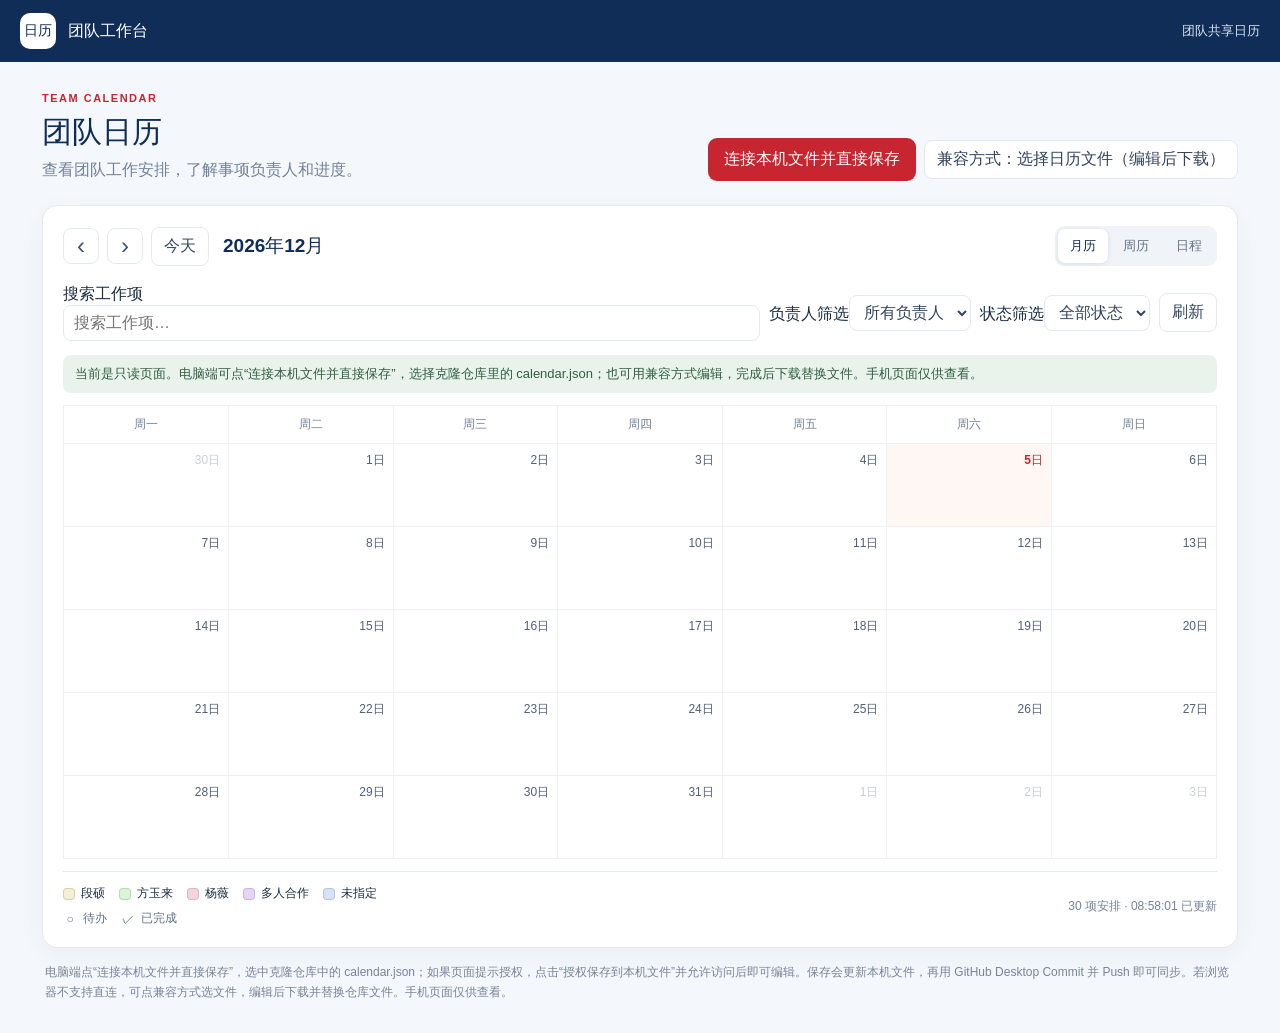
<file: index.html>
<!doctype html>
<html lang="zh-CN">
<head>
  <meta charset="utf-8"><meta name="viewport" content="width=device-width,initial-scale=1"><meta name="theme-color" content="#102d57">
  <meta name="description" content="团队工作安排日历"><title>团队日历</title>
  <link rel="stylesheet" href="./calendar.css"><script src="./fullcalendar.global.min.js" defer></script><script type="module" src="./calendar.js"></script>
</head>
<body>
  <header class="topbar"><div class="brand"><span class="brand-mark">日历</span><span>团队工作台</span></div><span class="read-only-label">团队共享日历</span></header>
  <main class="page">
    <section class="intro"><div><p class="eyebrow">TEAM CALENDAR</p><h1>团队日历</h1><p class="muted">查看团队工作安排，了解事项负责人和进度。</p></div><div class="editor-actions desktop-only"><button id="connectFile" class="primary" type="button" hidden>连接本机文件并直接保存</button><label id="fileInputLabel" class="quiet" for="calendarFileInput"><span id="fileInputLabelText">兼容方式：选择日历文件（编辑后下载）</span><input id="calendarFileInput" type="file" accept="application/json,.json" aria-label="选择克隆仓库中的 calendar.json"></label><button id="downloadFile" class="quiet" type="button" hidden>下载更新后的日历文件</button></div></section>
    <section class="calendar-panel">
      <div class="calendar-toolbar"><div class="date-navigation"><button id="prevButton" class="icon" aria-label="上一期">‹</button><button id="nextButton" class="icon" aria-label="下一期">›</button><button id="todayButton" class="quiet">今天</button><h2 id="calendarTitle"></h2></div><div id="views" class="segmented" aria-label="日历视图"><button data-view="dayGridMonth">月历</button><button data-view="dayGridWeek">周历</button><button data-view="listMonth">日程</button></div></div>
      <div class="filters"><label class="search-label"><span class="sr-only">搜索工作项</span><input id="search" type="search" placeholder="搜索工作项…" maxlength="200"></label><label><span class="sr-only">负责人筛选</span><select id="ownerFilter"><option value="">所有负责人</option></select></label><label><span class="sr-only">状态筛选</span><select id="statusFilter"><option value="">全部状态</option><option value="todo">待办</option><option value="done">已完成</option></select></label><button id="refreshButton" class="quiet" type="button">刷新</button></div>
      <div id="statusBanner" class="status-banner" role="status" hidden></div><div id="calendar" aria-label="团队共享日历"></div>
      <footer class="calendar-footer"><div class="calendar-legends"><div id="ownerLegend" class="legend" aria-label="执行人颜色图例"></div><div class="status-legend" aria-label="任务状态图例"><span><i class="task-status-icon is-todo" aria-hidden="true">○</i>待办</span><span><i class="task-status-icon is-done" aria-hidden="true">✓</i>已完成</span></div></div><span id="syncStatus" class="muted">正在读取日历</span></footer>
    </section>
    <p class="usage-note">电脑端点“连接本机文件并直接保存”，选中克隆仓库中的 calendar.json；如果页面提示授权，点击“授权保存到本机文件”并允许访问后即可编辑。保存会更新本机文件，再用 GitHub Desktop Commit 并 Push 即可同步。若浏览器不支持直连，可点兼容方式选文件，编辑后下载并替换仓库文件。手机页面仅供查看。</p>
  </main>
  <dialog id="eventDialog" class="drawer"><form id="eventForm"><div class="dialog-head"><div><p class="eyebrow">WORK ITEM</p><h2 id="eventHeading">工作项</h2></div><button id="closeEvent" class="icon" aria-label="关闭" type="button">×</button></div>
    <label>工作项标题<input id="eventTitle" required maxlength="200" placeholder="这项工作需要完成什么？"></label><div class="form-row"><label>开始日期<input id="eventStart" type="date" required></label><label>结束日期<input id="eventEnd" type="date" required></label></div><p class="field-note">结束日期包含当天，跨日事项会显示为连续横条。</p>
    <div class="form-row"><label>执行人<input id="eventOwner" maxlength="80" placeholder="多人用顿号分隔，如：方玉来、杨薇"></label><label>状态<select id="eventStatus"><option value="todo">待办</option><option value="done">已完成</option></select></label></div><label>备注<textarea id="eventBody" rows="4" maxlength="10000" placeholder="补充工作说明…"></textarea></label>
    <p id="eventError" class="error" role="alert"></p><div class="form-actions"><button id="deleteEvent" class="danger" type="button">删除工作项</button><button id="authorizeWriteInline" class="quiet" type="button" hidden>授权后重试保存</button><button id="saveEvent" class="primary" type="submit">保存到本机文件</button></div>
  </form></dialog>
  <dialog id="readDialog" class="drawer"><div class="dialog-head"><div><p class="eyebrow">WORK ITEM</p><h2 id="readTitle"></h2></div><button class="icon" data-close-read aria-label="关闭">×</button></div><p id="readDates" class="field-note"></p><p id="readOwner" class="field-note"></p><p id="readStatus" class="field-note"></p><p id="readBody" class="read-body"></p></dialog>
  <script>document.documentElement.classList.toggle('mobile-view',matchMedia('(max-width: 767px)').matches);</script>
</body></html>
</file>
<file: calendar.css>
:root{font-family:"Segoe UI","Microsoft YaHei",sans-serif;color:#1b2c43;background:#f4f7fb;font-synthesis:none;text-rendering:optimizeLegibility;--navy:#102d57;--red:#c72630;--muted:#738198;--line:#e4e9f0;}*{box-sizing:border-box}body{margin:0}.topbar{height:62px;padding:0 max(20px,calc((100vw - 1240px)/2));display:flex;align-items:center;justify-content:space-between;background:var(--navy);color:white}.brand{display:flex;align-items:center;gap:12px;font-weight:600}.brand-mark{display:inline-grid;place-items:center;width:36px;height:36px;border-radius:10px;background:#fff;color:var(--navy);font-size:14px;font-weight:800}.read-only-label{font-size:13px;color:#d7e1ef}.page{max-width:1240px;margin:30px auto;padding:0 22px}.intro{display:flex;justify-content:space-between;align-items:end;gap:20px;margin:10px 0 24px}.eyebrow{margin:0 0 8px;color:var(--red);font-size:11px;letter-spacing:1.5px;font-weight:750}.intro h1{margin:0 0 7px;color:var(--navy);font-size:30px}.muted,.field-note{color:var(--muted)}.intro .muted{margin:0}.primary,.quiet,.danger,.icon,select,input,textarea{font:inherit}.primary{border:0;border-radius:9px;background:var(--red);color:white;font-weight:650;padding:11px 16px;cursor:pointer}.primary:hover{background:#a91e27}.quiet{border:1px solid var(--line);border-radius:8px;background:white;color:#32445e;padding:8px 12px;cursor:pointer}.quiet:hover,.icon:hover{border-color:#afbed0;background:#f6f8fb}.icon{width:36px;height:36px;border:1px solid var(--line);border-radius:8px;background:white;color:#40536f;font-size:24px;line-height:1;cursor:pointer}.calendar-panel{border:1px solid var(--line);border-radius:15px;background:white;padding:20px;box-shadow:0 8px 28px #142c4a0b}.calendar-toolbar,.date-navigation,.filters,.calendar-footer,.legend,.form-row,.form-actions,.dialog-head{display:flex;align-items:center}.calendar-toolbar{justify-content:space-between;gap:15px;margin-bottom:18px}.date-navigation{gap:8px}.date-navigation h2{margin:0 0 0 6px;color:var(--navy);font-size:19px}.segmented{display:flex;gap:3px;border-radius:9px;padding:3px;background:#f0f3f8}.segmented button{border:0;border-radius:7px;background:transparent;color:#66758b;padding:8px 12px;cursor:pointer}.segmented button.active{background:white;color:var(--navy);box-shadow:0 1px 4px #102d571c;font-weight:650}.filters{gap:9px;flex-wrap:wrap;margin:0 0 14px}.filters input,.filters select{height:36px;border:1px solid var(--line);border-radius:8px;background:white;padding:0 10px;color:#34455d}.search-label{flex:1;min-width:150px}.search-label input{width:100%}.status-banner{padding:10px 12px;margin-bottom:12px;border-radius:8px;background:#e9f3ec;color:#315e40;font-size:13px}.status-banner.warning{background:#fff4df;color:#765311}.calendar-footer{justify-content:space-between;border-top:1px solid var(--line);padding-top:13px;margin-top:12px;font-size:12px}.legend{gap:16px}.legend span{display:flex;align-items:center;gap:6px}.dot{width:9px;height:9px;border-radius:50%}.dot.todo{background:#5d82b5}.dot.doing{background:var(--red)}.dot.done{background:#34855c}.usage-note{font-size:12px;line-height:1.7;color:#77849a;margin:14px 3px}.fc{--fc-border-color:#edf0f4;--fc-page-bg-color:#fff;--fc-neutral-bg-color:#f7f9fc;--fc-today-bg-color:#fff7f4;--fc-event-border-color:transparent}.fc .fc-toolbar{display:none}.fc .fc-col-header-cell-cushion{padding:10px 3px;color:#738198;font-size:12px;font-weight:600}.fc .fc-daygrid-day-number{padding:8px;color:#4f6078;font-size:12px}.fc .fc-day-today .fc-daygrid-day-number{color:var(--red);font-weight:750}.fc .fc-daygrid-event{margin:2px 4px;border-radius:5px;padding:3px 5px;color:#193252!important;font-size:12px}.fc .fc-event-title{font-weight:600}.fc .fc-daygrid-more-link{font-size:11px;color:var(--navy)}.fc .fc-list-event-title a{color:#243650}.fc .fc-list-day-cushion{background:#f6f8fb!important}.drawer{width:min(540px,calc(100vw - 24px));max-height:min(92vh,850px);margin:auto;border:0;border-radius:16px;padding:22px;background:white;box-shadow:0 20px 70px #102d5740}.drawer::backdrop{background:#0a1b33a6}.dialog-head{justify-content:space-between;gap:14px;margin-bottom:18px}.dialog-head h2{margin:0;color:var(--navy);font-size:21px}.drawer form>label,.form-row label{display:grid;gap:7px;margin:0 0 13px;font-size:13px;font-weight:600;color:#42536a}.drawer input,.drawer select,.drawer textarea{width:100%;min-width:0;border:1px solid #dce3ec;border-radius:8px;padding:10px 11px;background:white;color:#263851}.drawer textarea{resize:vertical}.form-row{gap:12px;align-items:flex-start}.form-row label{flex:1}.field-note{font-size:12px;margin:0 0 13px}.form-actions{justify-content:flex-end;gap:9px;margin-top:18px}.danger{margin-right:auto;border:1px solid #f0c8c8;border-radius:8px;background:white;color:#a62028;padding:9px 12px;cursor:pointer}.error{color:#ad252c;font-size:13px}.read-body{white-space:pre-wrap;line-height:1.65;color:#34455d}.mobile-view .desktop-only{display:none!important}.mobile-view .calendar-panel{padding:13px}.mobile-view .intro{margin-top:16px}.mobile-view .intro h1{font-size:25px}.mobile-view .intro .muted{font-size:13px}.mobile-view .calendar-toolbar{align-items:flex-start;flex-direction:column}.mobile-view .date-navigation{width:100%}.mobile-view .date-navigation h2{flex:1}.mobile-view .segmented{align-self:stretch}.mobile-view .segmented button{flex:1}.mobile-view .filters{display:grid;grid-template-columns:1fr 1fr}.mobile-view .search-label{grid-column:1/-1}.mobile-view .calendar-footer{align-items:flex-start;flex-direction:column;gap:10px}.mobile-view .fc .fc-list-event-title{white-space:normal}.mobile-view .fc .fc-list-event-time{width:0;font-size:0}@media(max-width:767px){.topbar{height:54px;padding:0 15px}.page{margin:17px auto;padding:0 12px}.calendar-panel{border-radius:12px}.intro h1{font-size:25px}.form-row{gap:8px}.drawer{padding:18px}.fc .fc-list-event-title{white-space:normal}}\n:root{--collaboration:#e9e0f6;--unassigned:#e4e9ef}.calendar-legends{display:flex;flex-direction:column;align-items:flex-start;gap:8px}.calendar-legends .legend{gap:7px 14px;flex-wrap:wrap}.legend-item,.status-legend span{display:inline-flex;align-items:center;gap:6px;white-space:nowrap}.owner-swatch{width:12px;height:12px;border:1px solid #0002;border-radius:4px;flex:none}.status-legend{display:flex;align-items:center;gap:14px;color:#617087}.task-status-icon{display:inline-grid;place-items:center;width:14px;height:14px;flex:none;font-size:12px;font-weight:800;line-height:1}.task-status-icon.is-todo{color:#65758b}.task-status-icon.is-done{color:#28704a}.fc .fc-daygrid-day-frame{min-height:100%}.fc .fc-daygrid-event{white-space:normal;line-height:1.3}.fc .fc-daygrid-event .task-status-icon,.fc .fc-list-event-title .task-status-icon{margin-right:4px}.fc .task-event-title{white-space:normal;overflow-wrap:anywhere}.fc .fc-list-event-dot{border-color:var(--fc-event-border-color)!important}.mobile-view .calendar-legends{gap:9px}.mobile-view .calendar-legends .legend{gap:6px 11px}.mobile-view .status-legend{gap:11px}
.editor-actions{display:flex;align-items:center;justify-content:flex-end;gap:8px;flex-wrap:wrap} .editor-actions [hidden]{display:none}
#fileInputLabel{position:relative;display:inline-flex;align-items:center} #calendarFileInput{position:absolute;inset:0;width:100%;height:100%;opacity:0;cursor:pointer} .editor-actions [hidden]{display:none}
#fileInputLabel[hidden]{display:none}
</file>
